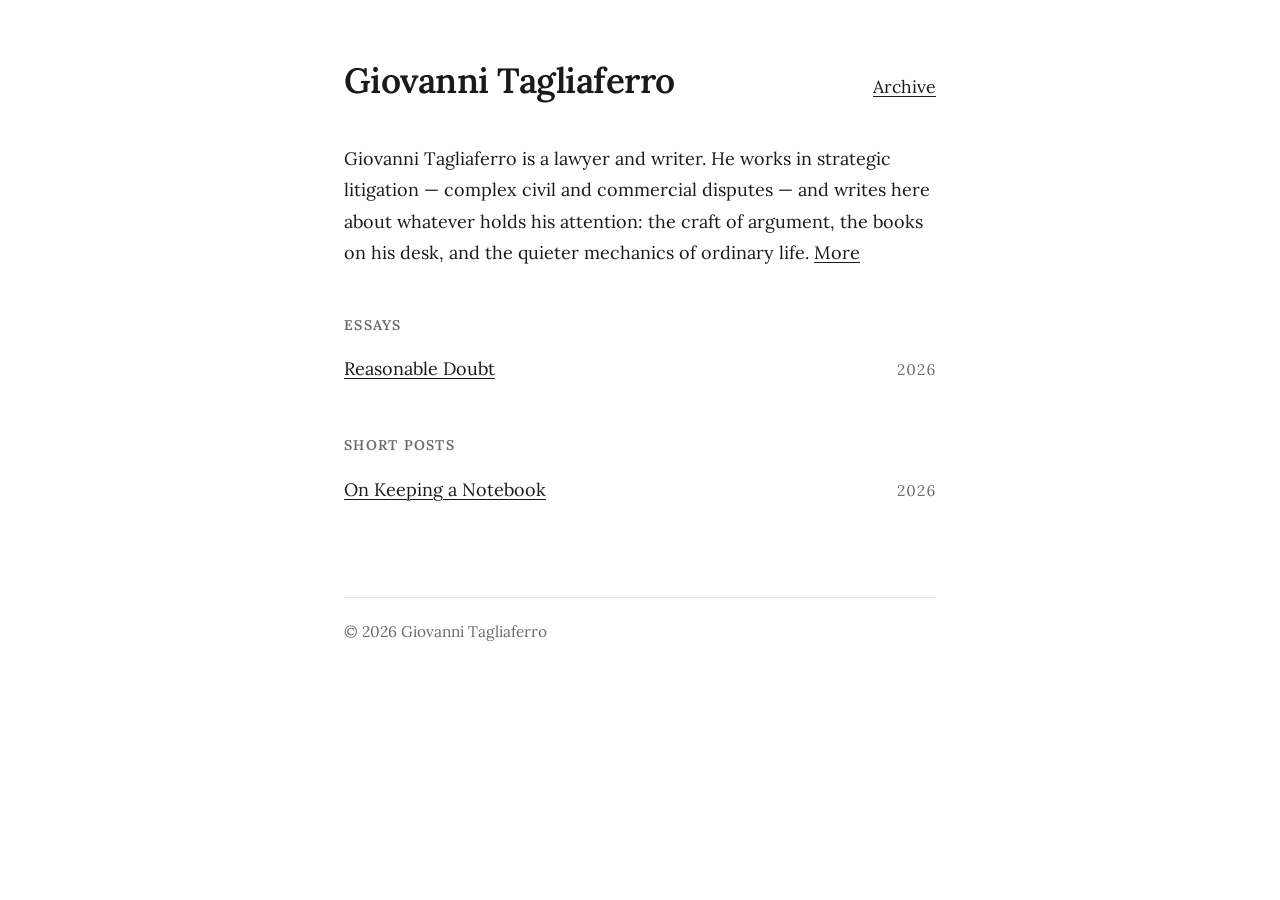
<file: index.html>
<!DOCTYPE html>
<html lang="en">
<head>
  <meta charset="UTF-8">
  <meta name="viewport" content="width=device-width, initial-scale=1.0">
  <meta name="description" content="Giovanni Tagliaferro — lawyer and writer. Essays and short posts.">
  <meta property="og:title" content="Giovanni Tagliaferro">
  <meta property="og:description" content="Giovanni Tagliaferro — lawyer and writer. Essays and short posts.">
  <meta property="og:type" content="website">
  <meta name="twitter:card" content="summary">
  <title>Giovanni Tagliaferro</title>
  <link rel="stylesheet" href="style.css">
</head>
<body>
  <div class="container">

    <header class="topbar topbar--home">
      <h1 class="sitename"><a href="index.html">Giovanni Tagliaferro</a></h1>
      <nav class="topnav"><a href="archive.html">Archive</a></nav>
    </header>

    <!-- BIO: first paragraph is finished; edit the expanded part to taste -->
    <section class="bio">
      <p>
        Giovanni Tagliaferro is a lawyer and writer. He works in strategic
        litigation &mdash; complex civil and commercial disputes &mdash; and writes
        here about whatever holds his attention: the craft of argument, the books on
        his desk, and the quieter mechanics of ordinary life.
        <button class="more-btn" id="bio-btn" onclick="toggleBio()">More</button>
      </p>
      <div class="bio-extra" id="bio-extra">
        <p>
          He is based in [your city]. Before writing here he [a line or two about
          your path &mdash; where you studied, the cases that shaped you, what you
          reach for when you are not working]. These pages are a place to think in
          public, slowly, and without a house style to answer to.
        </p>
      </div>
    </section>

    <section class="section">
      <h2>Essays</h2>
      <ul class="entry-list">
        <li class="entry">
          <a href="essays/reasonable-doubt.html">Reasonable Doubt</a>
          <span class="date">2026</span>
        </li>
      </ul>
    </section>

    <section class="section">
      <h2>Short posts</h2>
      <ul class="entry-list">
        <li class="entry">
          <a href="posts/on-keeping-a-notebook.html">On Keeping a Notebook</a>
          <span class="date">2026</span>
        </li>
      </ul>
    </section>

    <footer class="foot">
      &copy; 2026 Giovanni Tagliaferro
    </footer>

  </div>

  <script>
    function toggleBio() {
      var extra = document.getElementById('bio-extra');
      var btn   = document.getElementById('bio-btn');
      var open  = extra.classList.toggle('open');
      btn.textContent = open ? 'Less' : 'More';
    }
  </script>
</body>
</html>
</file>
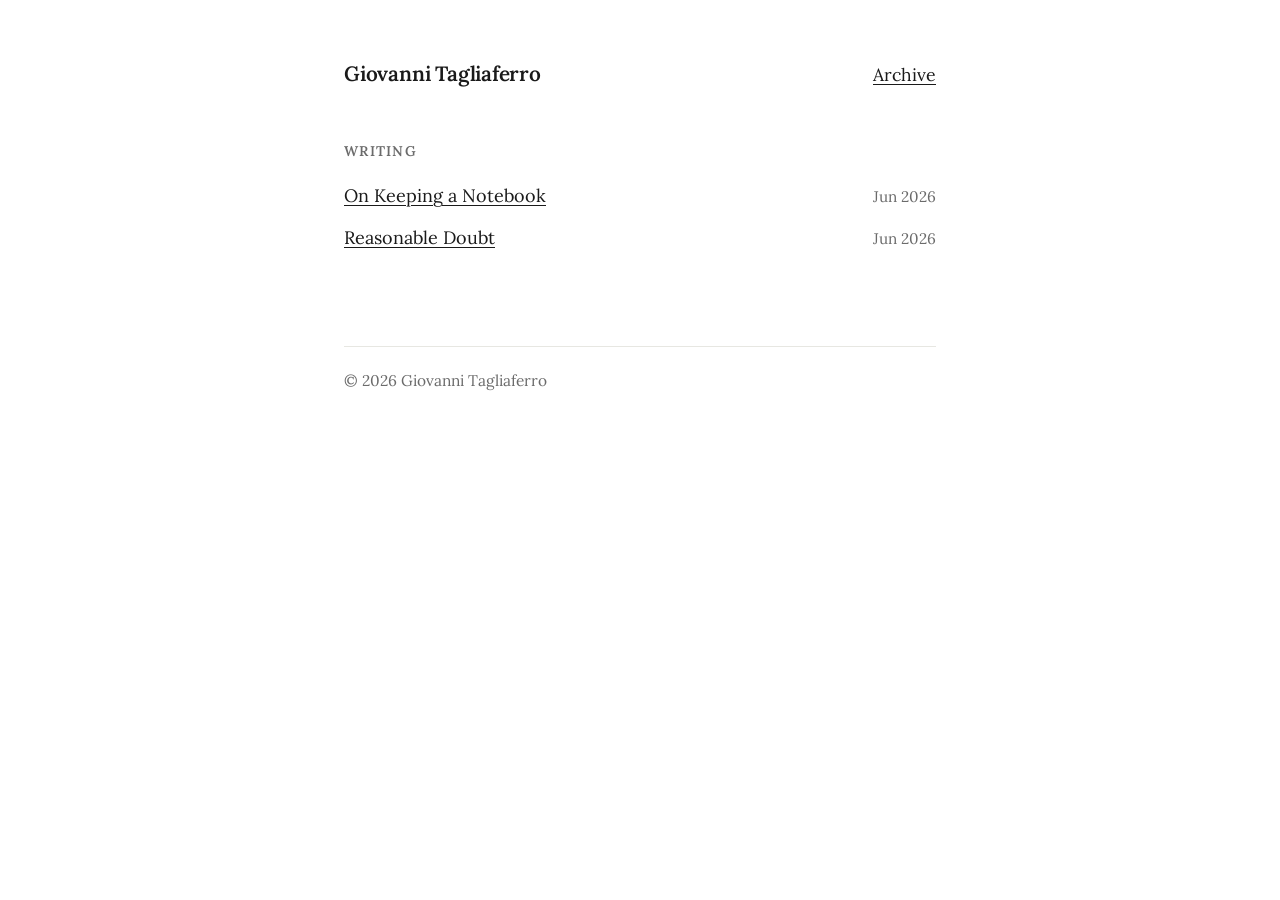
<file: archive.html>
<!DOCTYPE html>
<html lang="en">
<head>
  <meta charset="UTF-8">
  <meta name="viewport" content="width=device-width, initial-scale=1.0">
  <meta name="description" content="Archive — everything Giovanni Tagliaferro has written here.">
  <meta property="og:title" content="Archive — Giovanni Tagliaferro">
  <meta property="og:type" content="website">
  <title>Archive — Giovanni Tagliaferro</title>
  <link rel="stylesheet" href="style.css">
</head>
<body>
  <div class="container">

    <header class="topbar">
      <h2 class="sitename"><a href="index.html">Giovanni Tagliaferro</a></h2>
      <nav class="topnav"><a href="archive.html">Archive</a></nav>
    </header>

    <!-- Everything, newest first. Add a line here whenever you publish a piece. -->
    <section class="section" style="margin-top:8px">
      <h2>Writing</h2>
      <ul class="archive-list">
        <li>
          <a href="posts/on-keeping-a-notebook.html">On Keeping a Notebook</a>
          <span class="date">Jun 2026</span>
        </li>
        <li>
          <a href="essays/reasonable-doubt.html">Reasonable Doubt</a>
          <span class="date">Jun 2026</span>
        </li>
      </ul>
    </section>

    <footer class="foot">
      &copy; 2026 Giovanni Tagliaferro
    </footer>

  </div>
</body>
</html>
</file>
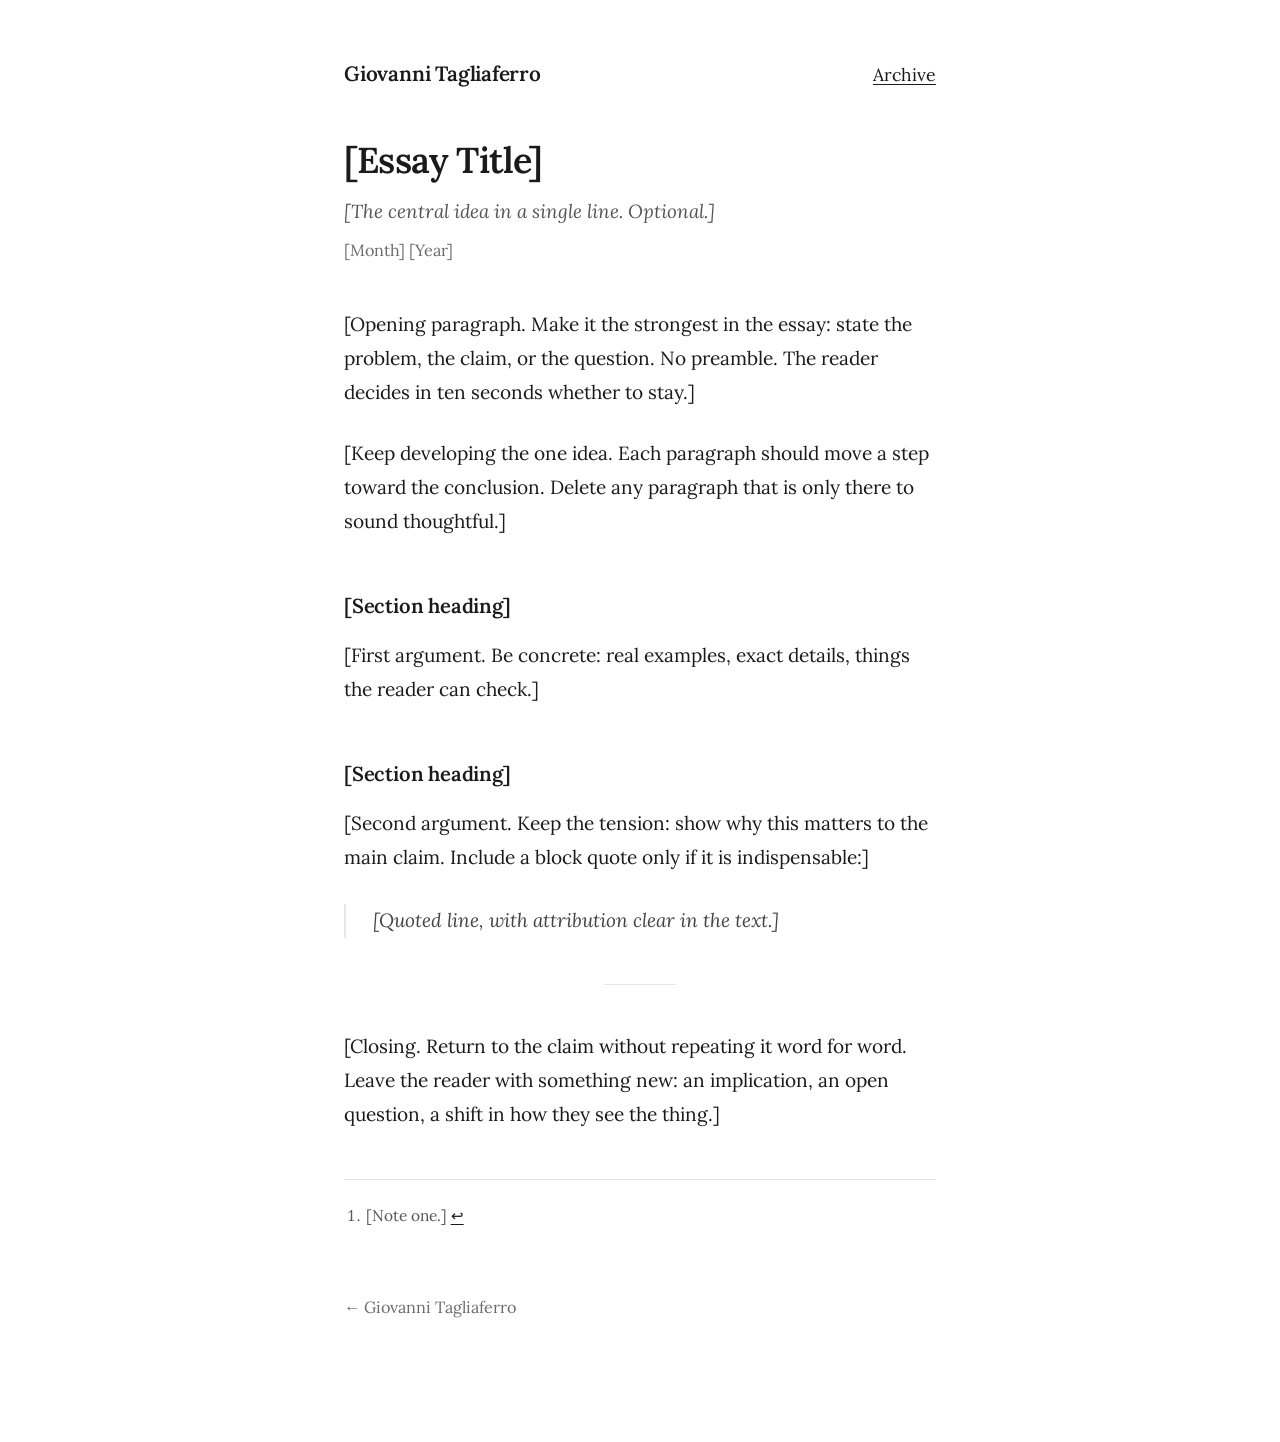
<file: essays/essay-template.html>
<!DOCTYPE html>
<!-- ───────────────────────────────────────────────────────────────────
     ESSAY TEMPLATE
     Copy this file, rename it (e.g. the-long-way-round.html), fill it in,
     then add a link to it on index.html and archive.html.
     Keep paragraphs short. Cut every sentence that is only decoration.
     ─────────────────────────────────────────────────────────────────── -->
<html lang="en">
<head>
  <meta charset="UTF-8">
  <meta name="viewport" content="width=device-width, initial-scale=1.0">
  <meta name="description" content="[One-line description for search results and link previews]">
  <meta property="og:title" content="[Essay Title] — Giovanni Tagliaferro">
  <meta property="og:description" content="[One-line description]">
  <meta property="og:type" content="article">
  <title>[Essay Title] — Giovanni Tagliaferro</title>
  <link rel="stylesheet" href="../style.css">
</head>
<body>
  <div class="container">

    <header class="topbar">
      <h2 class="sitename"><a href="../index.html">Giovanni Tagliaferro</a></h2>
      <nav class="topnav"><a href="../archive.html">Archive</a></nav>
    </header>

    <article>
      <div class="piece-header">
        <h1 class="piece-title">[Essay Title]</h1>
        <p class="piece-subtitle">[The central idea in a single line. Optional.]</p>
        <p class="piece-date">[Month] [Year]</p>
      </div>

      <div class="prose">

        <p>
          [Opening paragraph. Make it the strongest in the essay: state the problem,
          the claim, or the question. No preamble. The reader decides in ten seconds
          whether to stay.]
        </p>

        <p>
          [Keep developing the one idea. Each paragraph should move a step toward the
          conclusion. Delete any paragraph that is only there to sound thoughtful.]
        </p>

        <h2>[Section heading]</h2>

        <p>
          [First argument. Be concrete: real examples, exact details, things the
          reader can check.]
        </p>

        <h2>[Section heading]</h2>

        <p>
          [Second argument. Keep the tension: show why this matters to the main
          claim. Include a block quote only if it is indispensable:]
        </p>

        <blockquote>
          [Quoted line, with attribution clear in the text.]
        </blockquote>

        <hr>

        <p>
          [Closing. Return to the claim without repeating it word for word. Leave the
          reader with something new: an implication, an open question, a shift in how
          they see the thing.]
        </p>

        <!-- Optional footnotes. Delete this block if unused. -->
        <div class="footnotes">
          <ol>
            <li id="fn1">[Note one.] <a href="#ref1">&#8617;</a></li>
          </ol>
        </div>

      </div>

      <a href="../index.html" class="back-link">&larr; Giovanni Tagliaferro</a>
    </article>

  </div>
</body>
</html>
</file>
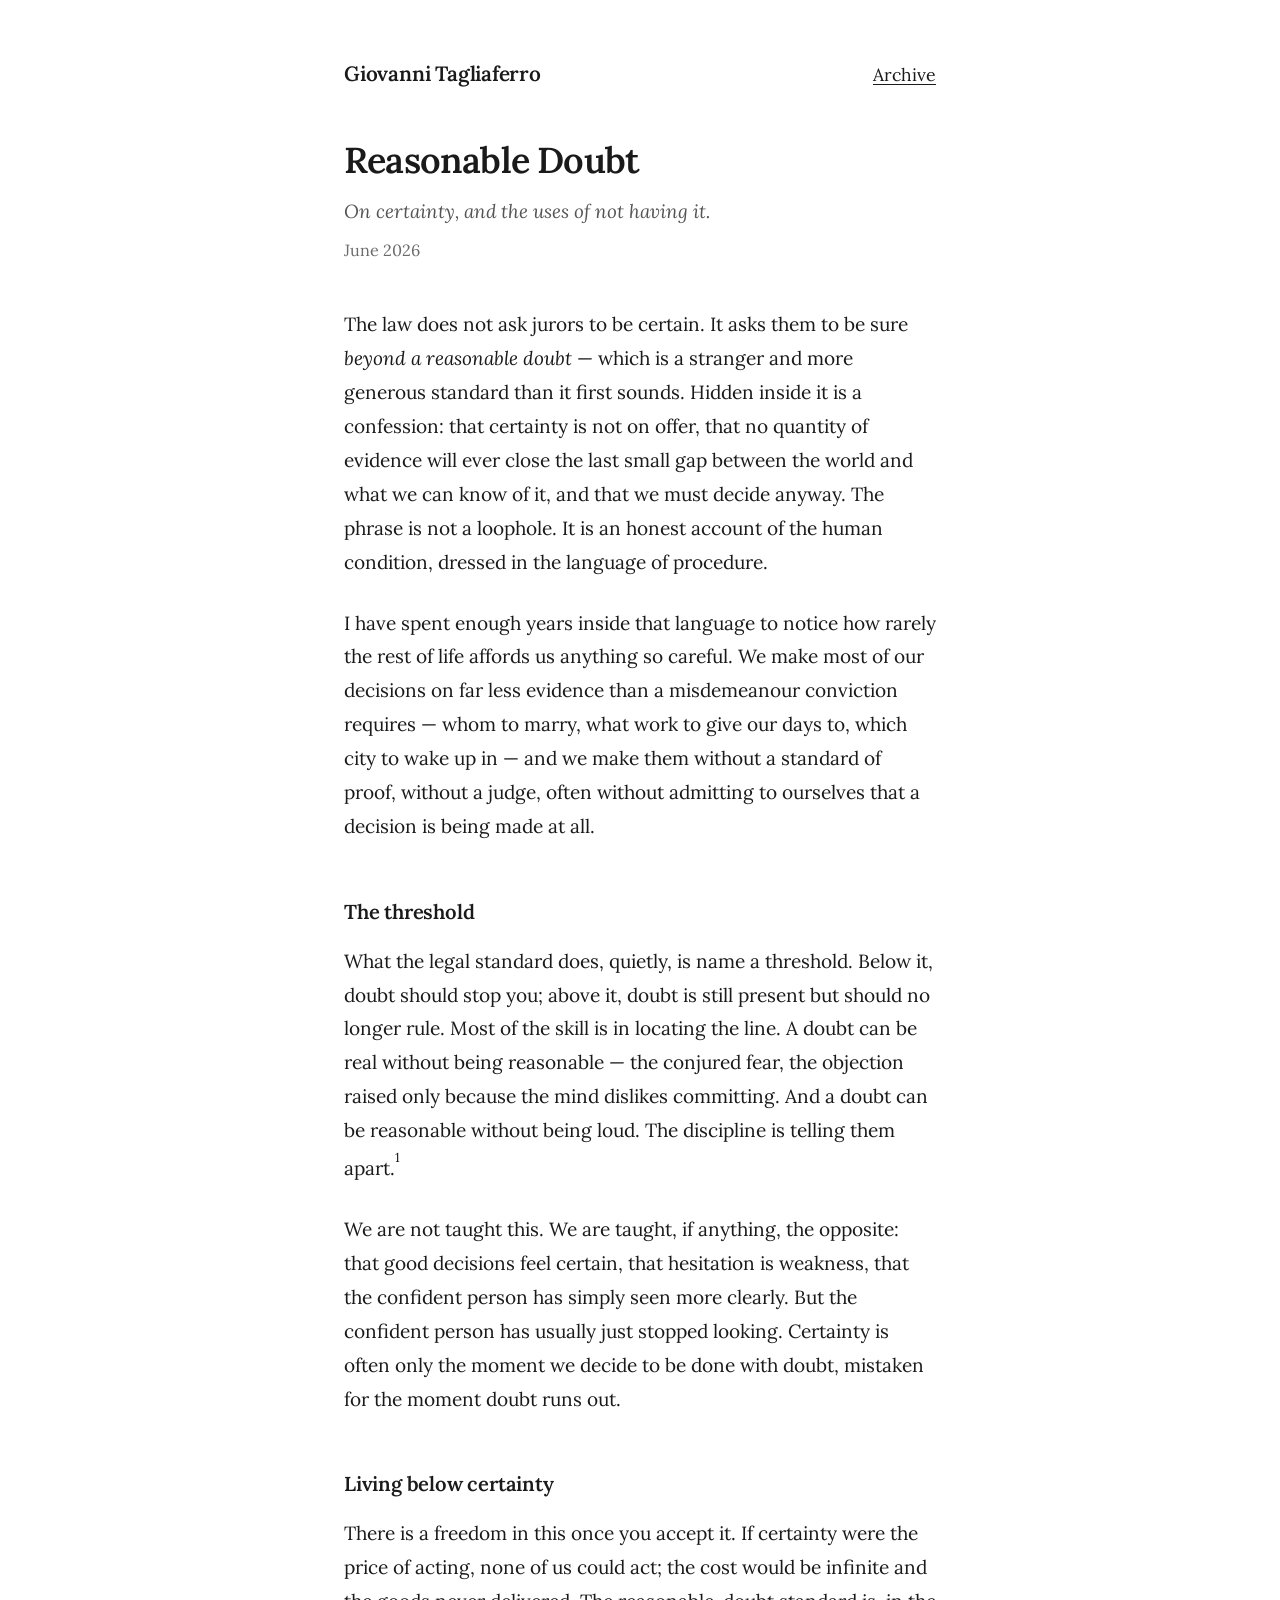
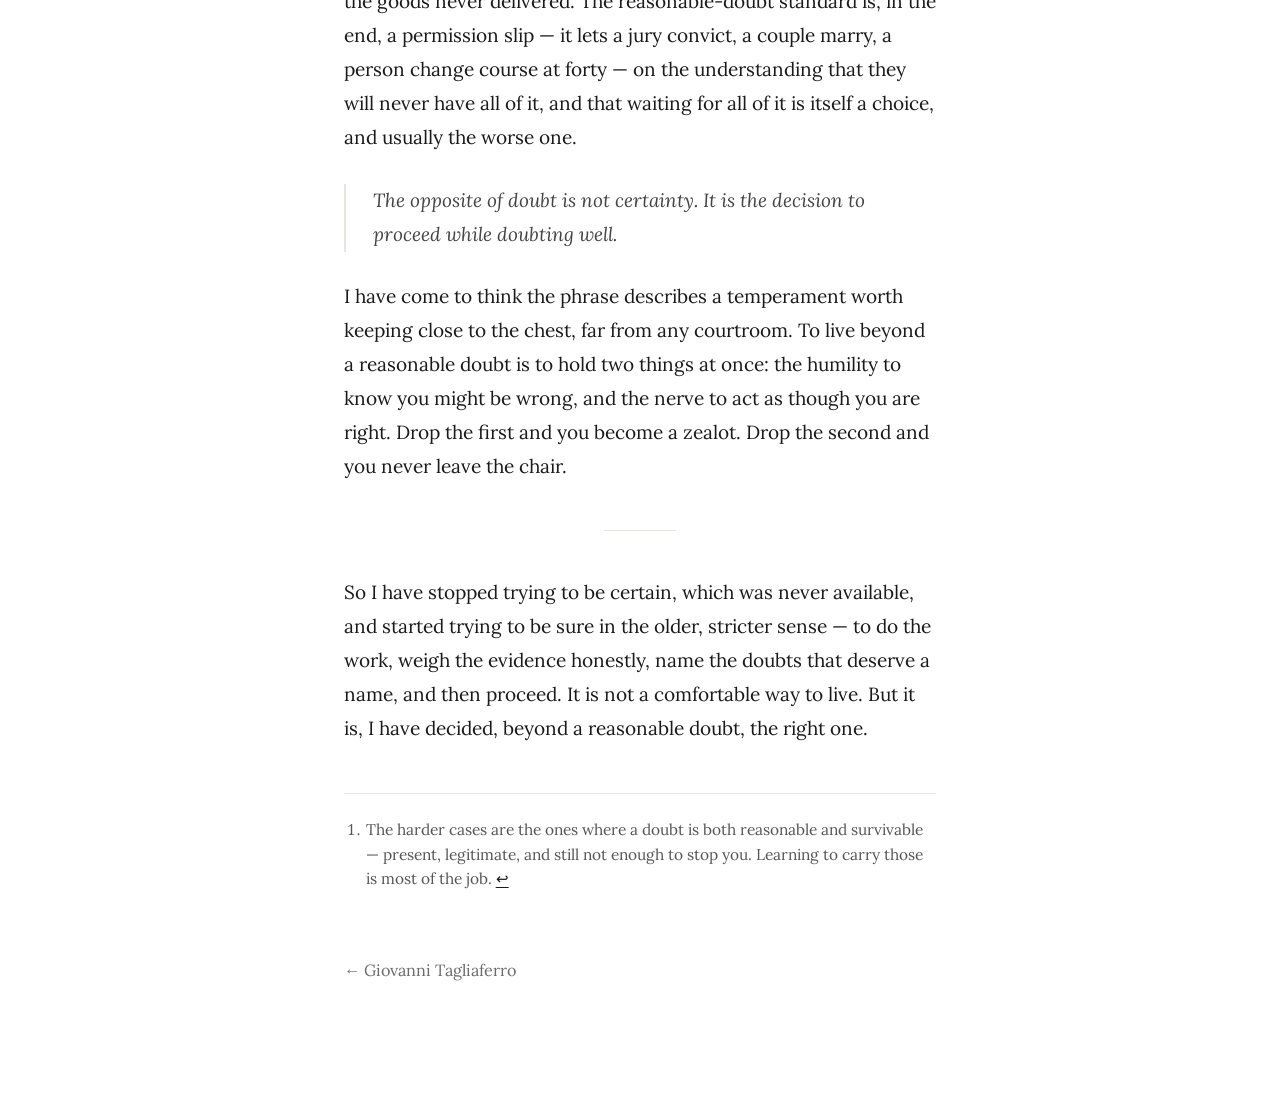
<file: essays/reasonable-doubt.html>
<!DOCTYPE html>
<html lang="en">
<head>
  <meta charset="UTF-8">
  <meta name="viewport" content="width=device-width, initial-scale=1.0">
  <meta name="description" content="On certainty, and the uses of not having it.">
  <meta property="og:title" content="Reasonable Doubt — Giovanni Tagliaferro">
  <meta property="og:description" content="On certainty, and the uses of not having it.">
  <meta property="og:type" content="article">
  <title>Reasonable Doubt — Giovanni Tagliaferro</title>
  <link rel="stylesheet" href="../style.css">
</head>
<body>
  <div class="container">

    <header class="topbar">
      <h2 class="sitename"><a href="../index.html">Giovanni Tagliaferro</a></h2>
      <nav class="topnav"><a href="../archive.html">Archive</a></nav>
    </header>

    <!-- SAMPLE ESSAY — replace the body with your own; the structure is the point -->
    <article>
      <div class="piece-header">
        <h1 class="piece-title">Reasonable Doubt</h1>
        <p class="piece-subtitle">On certainty, and the uses of not having it.</p>
        <p class="piece-date">June 2026</p>
      </div>

      <div class="prose">
        <p>
          The law does not ask jurors to be certain. It asks them to be sure
          <em>beyond a reasonable doubt</em> &mdash; which is a stranger and more
          generous standard than it first sounds. Hidden inside it is a confession:
          that certainty is not on offer, that no quantity of evidence will ever
          close the last small gap between the world and what we can know of it, and
          that we must decide anyway. The phrase is not a loophole. It is an honest
          account of the human condition, dressed in the language of procedure.
        </p>

        <p>
          I have spent enough years inside that language to notice how rarely the
          rest of life affords us anything so careful. We make most of our decisions
          on far less evidence than a misdemeanour conviction requires &mdash; whom
          to marry, what work to give our days to, which city to wake up in &mdash;
          and we make them without a standard of proof, without a judge, often
          without admitting to ourselves that a decision is being made at all.
        </p>

        <h2>The threshold</h2>

        <p>
          What the legal standard does, quietly, is name a threshold. Below it,
          doubt should stop you; above it, doubt is still present but should no
          longer rule. Most of the skill is in locating the line. A doubt can be
          real without being reasonable &mdash; the conjured fear, the objection
          raised only because the mind dislikes committing. And a doubt can be
          reasonable without being loud. The discipline is telling them apart.<sup id="ref1"><a href="#fn1">1</a></sup>
        </p>

        <p>
          We are not taught this. We are taught, if anything, the opposite: that
          good decisions feel certain, that hesitation is weakness, that the
          confident person has simply seen more clearly. But the confident person
          has usually just stopped looking. Certainty is often only the moment we
          decide to be done with doubt, mistaken for the moment doubt runs out.
        </p>

        <h2>Living below certainty</h2>

        <p>
          There is a freedom in this once you accept it. If certainty were the price
          of acting, none of us could act; the cost would be infinite and the goods
          never delivered. The reasonable-doubt standard is, in the end, a permission
          slip &mdash; it lets a jury convict, a couple marry, a person change course
          at forty &mdash; on the understanding that they will never have all of it,
          and that waiting for all of it is itself a choice, and usually the worse one.
        </p>

        <blockquote>
          The opposite of doubt is not certainty. It is the decision to proceed
          while doubting well.
        </blockquote>

        <p>
          I have come to think the phrase describes a temperament worth keeping
          close to the chest, far from any courtroom. To live beyond a reasonable
          doubt is to hold two things at once: the humility to know you might be
          wrong, and the nerve to act as though you are right. Drop the first and
          you become a zealot. Drop the second and you never leave the chair.
        </p>

        <hr>

        <p>
          So I have stopped trying to be certain, which was never available, and
          started trying to be sure in the older, stricter sense &mdash; to do the
          work, weigh the evidence honestly, name the doubts that deserve a name,
          and then proceed. It is not a comfortable way to live. But it is, I have
          decided, beyond a reasonable doubt, the right one.
        </p>

        <div class="footnotes">
          <ol>
            <li id="fn1">
              The harder cases are the ones where a doubt is both reasonable and
              survivable &mdash; present, legitimate, and still not enough to stop
              you. Learning to carry those is most of the job. <a href="#ref1">&#8617;</a>
            </li>
          </ol>
        </div>
      </div>

      <a href="../index.html" class="back-link">&larr; Giovanni Tagliaferro</a>
    </article>

  </div>
</body>
</html>
</file>
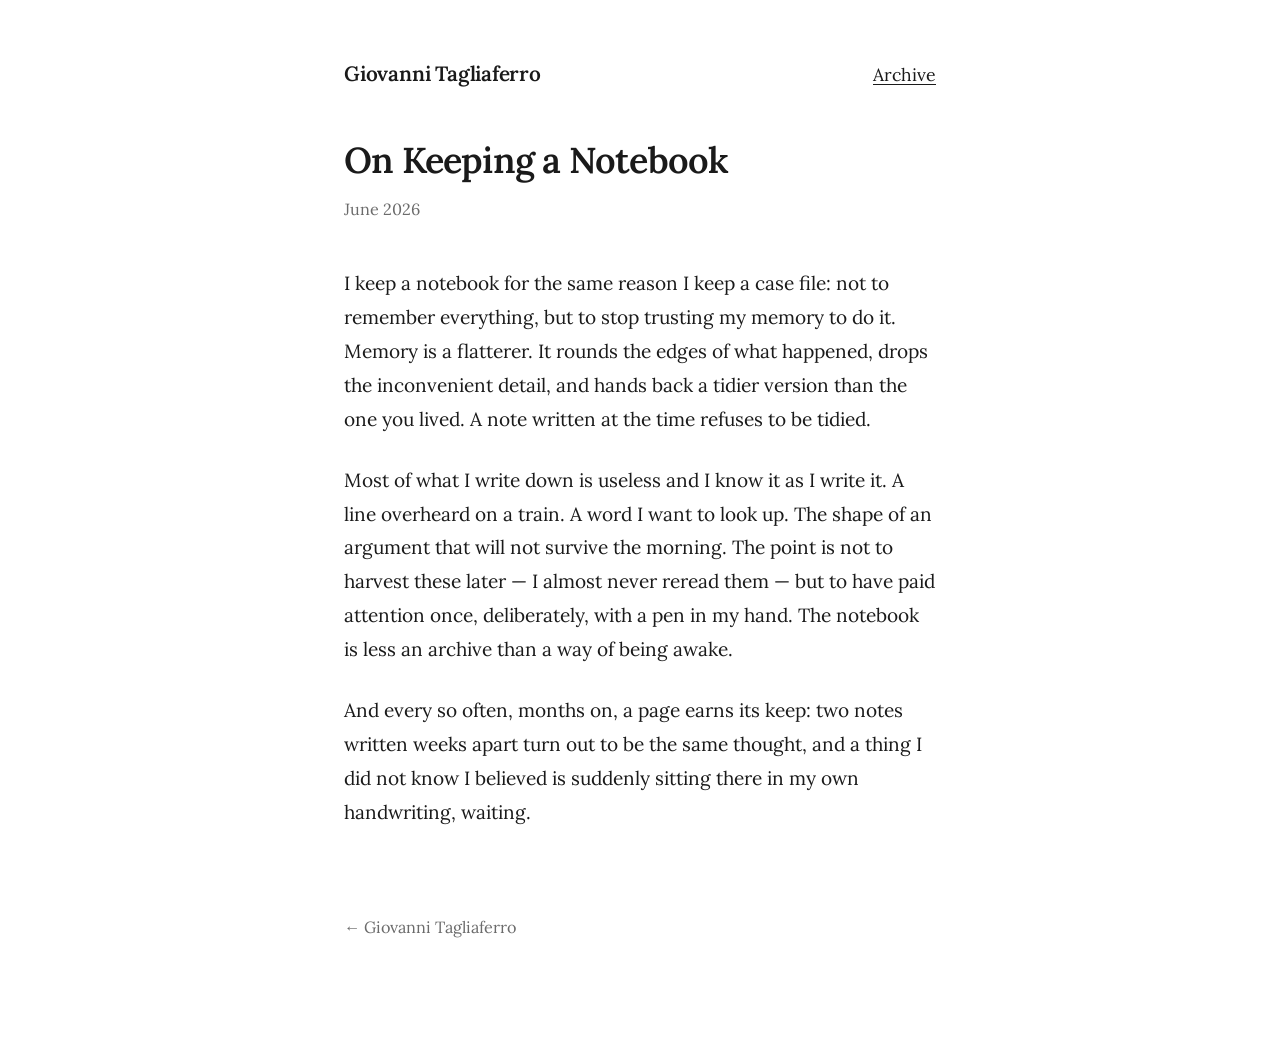
<file: posts/on-keeping-a-notebook.html>
<!DOCTYPE html>
<html lang="en">
<head>
  <meta charset="UTF-8">
  <meta name="viewport" content="width=device-width, initial-scale=1.0">
  <meta name="description" content="A short note on why I write things down by hand.">
  <meta property="og:title" content="On Keeping a Notebook — Giovanni Tagliaferro">
  <meta property="og:description" content="A short note on why I write things down by hand.">
  <meta property="og:type" content="article">
  <title>On Keeping a Notebook — Giovanni Tagliaferro</title>
  <link rel="stylesheet" href="../style.css">
</head>
<body>
  <div class="container">

    <header class="topbar">
      <h2 class="sitename"><a href="../index.html">Giovanni Tagliaferro</a></h2>
      <nav class="topnav"><a href="../archive.html">Archive</a></nav>
    </header>

    <!-- SAMPLE SHORT POST — short posts skip the subtitle and footnotes -->
    <article>
      <div class="piece-header">
        <h1 class="piece-title">On Keeping a Notebook</h1>
        <p class="piece-date">June 2026</p>
      </div>

      <div class="prose">
        <p>
          I keep a notebook for the same reason I keep a case file: not to remember
          everything, but to stop trusting my memory to do it. Memory is a flatterer.
          It rounds the edges of what happened, drops the inconvenient detail, and
          hands back a tidier version than the one you lived. A note written at the
          time refuses to be tidied.
        </p>

        <p>
          Most of what I write down is useless and I know it as I write it. A line
          overheard on a train. A word I want to look up. The shape of an argument
          that will not survive the morning. The point is not to harvest these later
          &mdash; I almost never reread them &mdash; but to have paid attention once,
          deliberately, with a pen in my hand. The notebook is less an archive than a
          way of being awake.
        </p>

        <p>
          And every so often, months on, a page earns its keep: two notes written
          weeks apart turn out to be the same thought, and a thing I did not know I
          believed is suddenly sitting there in my own handwriting, waiting.
        </p>
      </div>

      <a href="../index.html" class="back-link">&larr; Giovanni Tagliaferro</a>
    </article>

  </div>
</body>
</html>
</file>
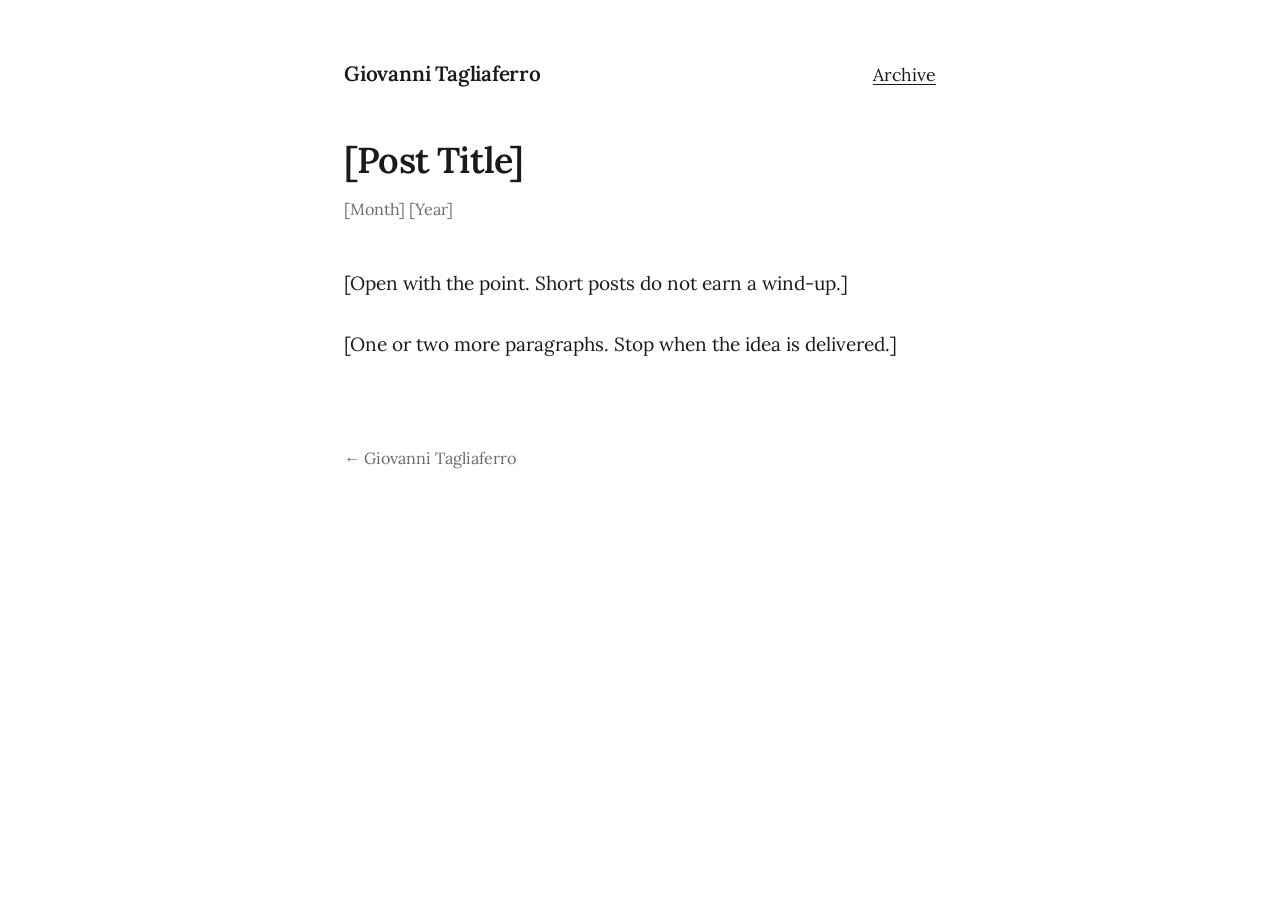
<file: posts/post-template.html>
<!DOCTYPE html>
<!-- ───────────────────────────────────────────────────────────────────
     SHORT POST TEMPLATE
     For shorter pieces: one idea, a few paragraphs, no subtitle, no
     footnotes. Copy, rename, fill in, then link it on index.html and
     archive.html.
     ─────────────────────────────────────────────────────────────────── -->
<html lang="en">
<head>
  <meta charset="UTF-8">
  <meta name="viewport" content="width=device-width, initial-scale=1.0">
  <meta name="description" content="[One-line description]">
  <meta property="og:title" content="[Post Title] — Giovanni Tagliaferro">
  <meta property="og:description" content="[One-line description]">
  <meta property="og:type" content="article">
  <title>[Post Title] — Giovanni Tagliaferro</title>
  <link rel="stylesheet" href="../style.css">
</head>
<body>
  <div class="container">

    <header class="topbar">
      <h2 class="sitename"><a href="../index.html">Giovanni Tagliaferro</a></h2>
      <nav class="topnav"><a href="../archive.html">Archive</a></nav>
    </header>

    <article>
      <div class="piece-header">
        <h1 class="piece-title">[Post Title]</h1>
        <p class="piece-date">[Month] [Year]</p>
      </div>

      <div class="prose">
        <p>[Open with the point. Short posts do not earn a wind-up.]</p>
        <p>[One or two more paragraphs. Stop when the idea is delivered.]</p>
      </div>

      <a href="../index.html" class="back-link">&larr; Giovanni Tagliaferro</a>
    </article>

  </div>
</body>
</html>
</file>
<file: style.css>
/* ──────────────────────────────────────────────────────────────────
   Giovanni Tagliaferro — personal site
   Austere, single-column, black-on-white. After darioamodei.com.
   Self-contained: one stylesheet, one web font with system fallbacks.

   To make links blue like Dario's, change --link to #1b4ca0 below.
   ────────────────────────────────────────────────────────────────── */

@import url('https://fonts.googleapis.com/css2?family=Lora:ital,wght@0,400;0,500;0,600;1,400;1,500&display=swap');

:root {
  --ink:       #1a1a1a;   /* body text                 */
  --ink-soft:  #6b6b6b;   /* dates, captions, footer   */
  --link:      #1a1a1a;   /* link colour (try #1b4ca0) */
  --rule:      #e7e7e2;   /* hairlines                 */
  --bg:        #ffffff;
  --measure:   640px;     /* reading column            */
  --serif: 'Lora', Charter, 'Bitstream Charter', Cambria, Georgia,
           'Times New Roman', Times, serif;
}

*, *::before, *::after { box-sizing: border-box; }

html { font-size: 18px; -webkit-text-size-adjust: 100%; }

body {
  margin: 0;
  font-family: var(--serif);
  font-size: 1rem;
  line-height: 1.75;
  color: var(--ink);
  background: var(--bg);
  -webkit-font-smoothing: antialiased;
  -moz-osx-font-smoothing: grayscale;
}

/* ── layout ───────────────────────────────────────────────────────── */

.container {
  max-width: var(--measure);
  margin: 0 auto;
  padding: 60px 24px 120px;
}

/* ── links ────────────────────────────────────────────────────────── */

a {
  color: var(--link);
  text-decoration: underline;
  text-decoration-thickness: 1px;
  text-underline-offset: 3px;
  transition: opacity 0.12s ease;
}
a:hover { opacity: 0.5; }

/* ── top bar ──────────────────────────────────────────────────────── */

.topbar {
  display: flex;
  justify-content: space-between;
  align-items: baseline;
  gap: 16px;
  margin-bottom: 48px;
}

.sitename {
  margin: 0;
  font-size: 1.15rem;
  font-weight: 600;
  letter-spacing: -0.01em;
  line-height: 1.2;
}
.sitename a { color: var(--ink); text-decoration: none; }

.topbar--home { margin-bottom: 40px; }
.topbar--home .sitename { font-size: 1.95rem; letter-spacing: -0.015em; }

.topnav { font-size: 0.98rem; white-space: nowrap; }

/* ── bio ──────────────────────────────────────────────────────────── */

.bio { margin-bottom: 8px; }
.bio p { margin: 0; }
.bio p + p { margin-top: 1.1em; }

.bio-extra { display: none; }
.bio-extra.open { display: block; }

.more-btn {
  background: none;
  border: none;
  padding: 0;
  font: inherit;
  color: var(--link);
  cursor: pointer;
  text-decoration: underline;
  text-decoration-thickness: 1px;
  text-underline-offset: 3px;
  transition: opacity 0.12s ease;
}
.more-btn:hover { opacity: 0.5; }

/* ── homepage sections ────────────────────────────────────────────── */

.section { margin-top: 44px; }

.section h2 {
  font-size: 0.78rem;
  font-weight: 600;
  letter-spacing: 0.09em;
  text-transform: uppercase;
  color: var(--ink-soft);
  margin: 0 0 12px;
}

.entry-list { list-style: none; margin: 0; padding: 0; }

.entry {
  display: flex;
  justify-content: space-between;
  align-items: baseline;
  gap: 18px;
  padding: 4px 0;
}
.entry .date {
  flex: none;
  font-size: 0.85rem;
  color: var(--ink-soft);
  font-variant-numeric: tabular-nums;
  white-space: nowrap;
}

/* external link lists (op-eds, interviews) carry a small source tag */
.entry .src { color: var(--ink-soft); }

/* ── archive ──────────────────────────────────────────────────────── */

.archive-list { list-style: none; margin: 0; padding: 0; }
.archive-list li {
  display: flex;
  justify-content: space-between;
  align-items: baseline;
  gap: 16px;
  padding: 5px 0;
}
.archive-list .date {
  font-size: 0.85rem;
  color: var(--ink-soft);
  white-space: nowrap;
  flex-shrink: 0;
}

/* ── reading pages (essay / post) ─────────────────────────────────── */

.piece-header { margin-bottom: 44px; }

.piece-title {
  font-size: 2rem;
  font-weight: 600;
  line-height: 1.22;
  letter-spacing: -0.022em;
  margin: 0 0 12px;
}
.piece-subtitle {
  font-size: 1.05rem;
  font-style: italic;
  color: #555;
  margin: 0 0 8px;
}
.piece-date { font-size: 0.9rem; color: var(--ink-soft); margin: 0; }

.prose { font-size: 1.06rem; line-height: 1.78; }
.prose > p:first-of-type { margin-top: 0; }
.prose p { margin: 0 0 1.4em; }
.prose h2 {
  font-size: 1.12rem;
  font-weight: 600;
  margin: 2.5em 0 0.7em;
  letter-spacing: -0.01em;
}
.prose h3 { font-size: 1.02rem; font-weight: 600; margin: 1.8em 0 0.5em; }
.prose blockquote {
  margin: 1.5em 0;
  padding-left: 1.4em;
  border-left: 2px solid var(--rule);
  font-style: italic;
  color: #444;
}
.prose hr {
  border: none;
  border-top: 1px solid var(--rule);
  margin: 2.4em auto;
  width: 72px;
}
.prose em { font-style: italic; }
.prose strong { font-weight: 600; }

/* footnotes */
.footnotes {
  margin-top: 3em;
  padding-top: 1.5em;
  border-top: 1px solid var(--rule);
  font-size: 0.86rem;
  color: #555;
  line-height: 1.6;
}
.footnotes ol { margin: 0; padding-left: 1.4em; }
.footnotes li { margin-bottom: 0.6em; }
sup a { text-decoration: none; font-size: 0.72rem; vertical-align: super; line-height: 0; }

/* back link */
.back-link {
  display: inline-block;
  margin-top: 56px;
  font-size: 0.9rem;
  color: var(--ink-soft);
  text-decoration: none;
}
.back-link:hover { color: var(--ink); opacity: 1; }

/* ── footer ───────────────────────────────────────────────────────── */

.foot {
  margin-top: 88px;
  padding-top: 20px;
  border-top: 1px solid var(--rule);
  font-size: 0.86rem;
  color: var(--ink-soft);
}

/* ── responsive ───────────────────────────────────────────────────── */

@media (max-width: 680px) {
  .container { padding: 44px 20px 88px; }
  .topbar--home .sitename { font-size: 1.7rem; }
  .piece-title { font-size: 1.62rem; }
  .archive-list li { flex-direction: column; gap: 1px; }
}

/* ── print ────────────────────────────────────────────────────────── */

@media print {
  .topnav, .back-link, .foot { display: none; }
  a { color: #000; text-decoration: none; }
  body { font-size: 11pt; color: #000; }
}
</file>
